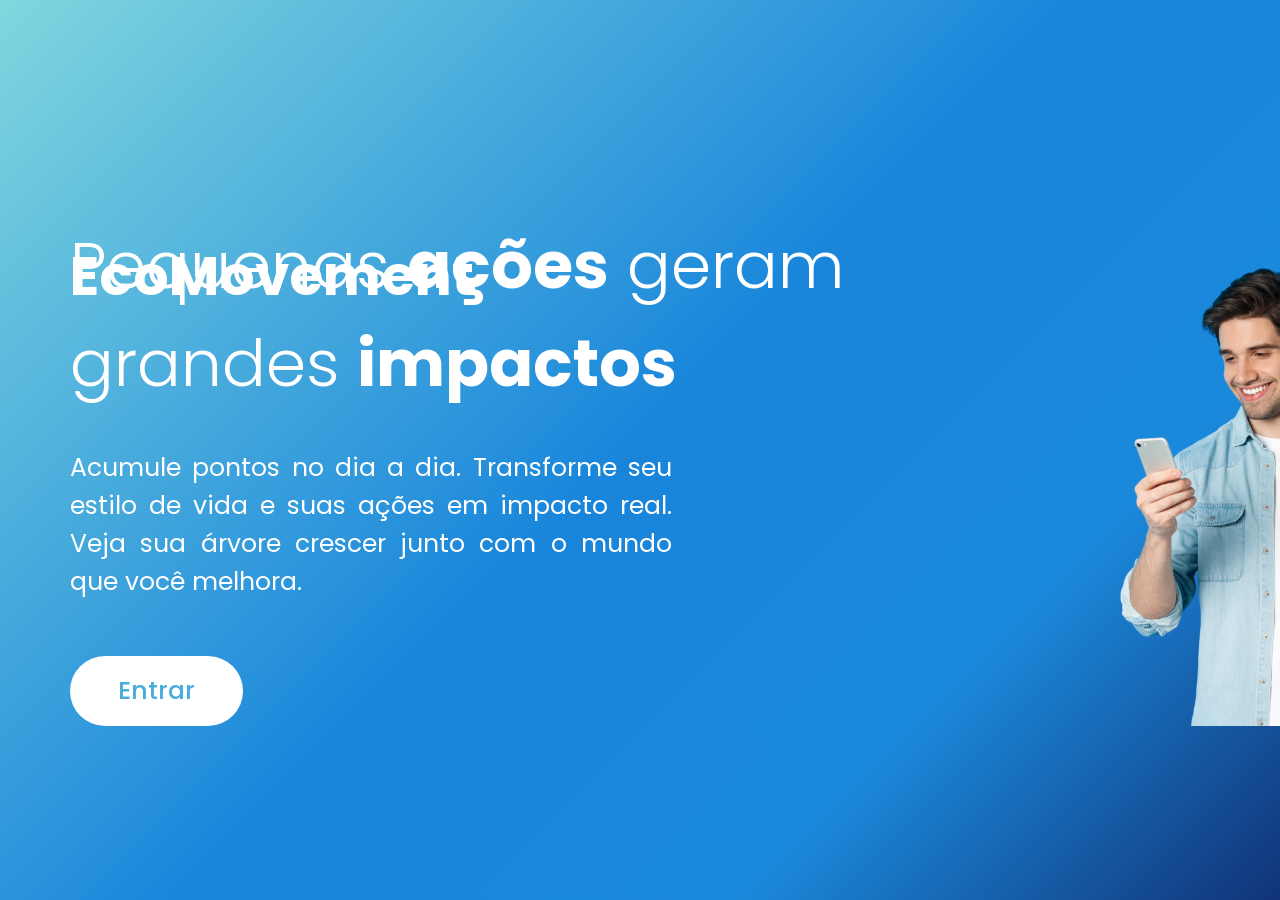
<file: index.html>
<!doctype html>
<html lang="pt-BR">
  <head>
    <meta charset="UTF-8" />
    <meta name="viewport" content="width=device-width, initial-scale=1.0" />
    <link rel="preconnect" href="https://fonts.googleapis.com" />
    <link rel="preconnect" href="https://fonts.gstatic.com" crossorigin />
    <link
      href="https://fonts.googleapis.com/css2?family=Poppins:ital,wght@0,100;0,200;0,300;0,400;0,500;0,600;0,700;0,800;0,900;1,100;1,200;1,300;1,400;1,500;1,600;1,700;1,800;1,900&display=swap"
      rel="stylesheet"
    />

    <link rel="stylesheet" href="css/style.css" />
    <title>EcoMovement</title>
  </head>
  <body>
    <header class="secao-principal">
      <div class="caixa">
        <h1 class="logo">EcoMovement</h1>

        <div class="area-principal">
          <section class="conteudo-principal">
            <h2 class="titulo">
              Pequenas <strong>ações</strong> geram<br />
              grandes <strong>impactos</strong>
            </h2>
            <p class="descricao">
              Acumule pontos no dia a dia. Transforme seu estilo de vida e suas
              ações em impacto real. Veja sua árvore crescer junto com o mundo
              que você melhora.
            </p>
            <a href="pages/inicio.html" class="botao-principal">Entrar</a>
          </section>

          <figure class="imagem-principal">
            <img
              src="img/imagem inicio.png"
              alt="Pessoa utilizando celular e segurando cartão"
            />
          </figure>
        </div>
      </div>
    </header>
  </body>
</html>
</file>
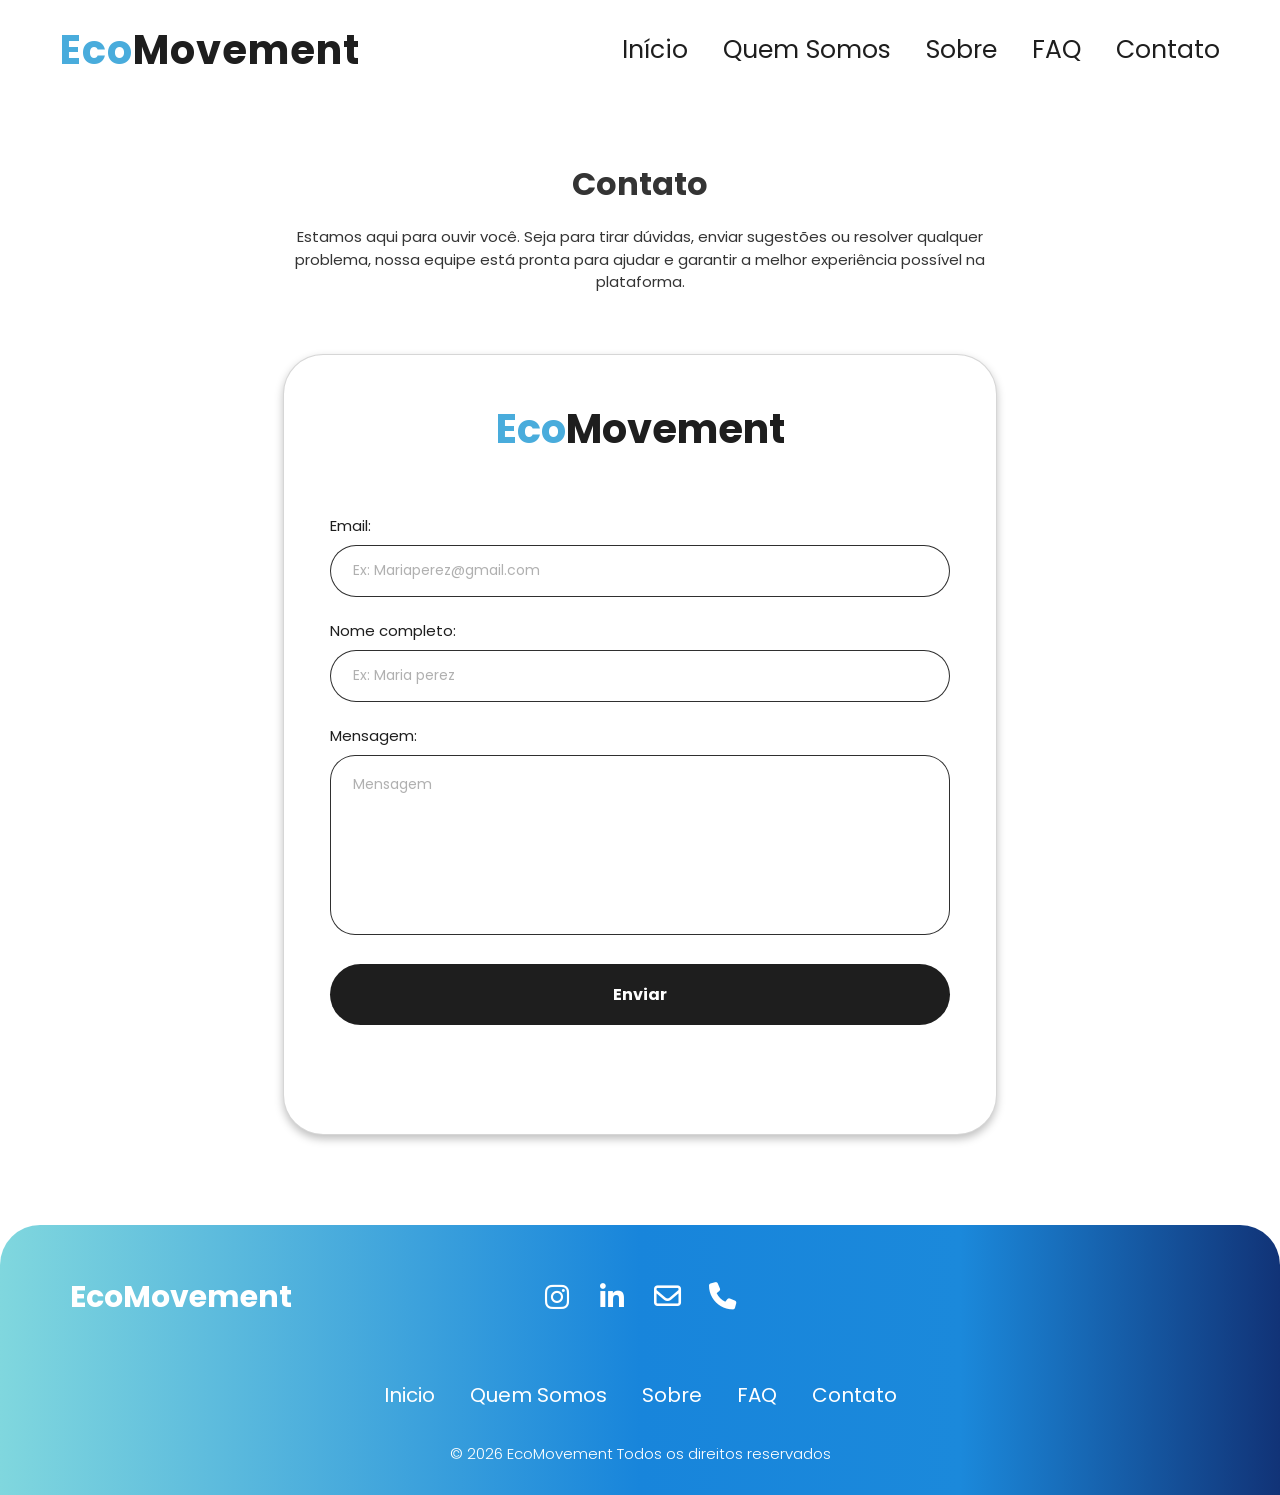
<file: pages/contato.html>
<!doctype html>
<html lang="pt-BR">
  <head>
    <meta charset="UTF-8" />
    <meta name="viewport" content="width=device-width, initial-scale=1.0" />
    <link rel="preconnect" href="https://fonts.googleapis.com" />
    <link rel="preconnect" href="https://fonts.gstatic.com" crossorigin />
    <link
      rel="stylesheet"
      href="https://cdnjs.cloudflare.com/ajax/libs/font-awesome/6.5.2/css/all.min.css"
    />
    <link
      href="https://fonts.googleapis.com/css2?family=Poppins:ital,wght@0,100;0,200;0,300;0,400;0,500;0,600;0,700;0,800;0,900;1,100;1,200;1,300;1,400;1,500;1,600;1,700;1,800;1,900&display=swap"
      rel="stylesheet"
    />

    <link rel="stylesheet" href="../css/style.css" />
    <title>EcoMovement | Contato</title>
  </head>
  <body>
    <header>
      <nav class="navbar">
        <div class="logo-nav">
          <a href="inicio.html">Eco<span>Movement</span></a>
        </div>

        <ul class="link-nav">
          <li><a href="inicio.html">Início</a></li>
          <li><a href="quem-somos.html">Quem Somos</a></li>
          <li><a href="sobre.html">Sobre</a></li>
          <li><a href="faq.html">FAQ</a></li>
          <li><a href="contato.html">Contato</a></li>
        </ul>
      </nav>
    </header>

    <main class="contato-main">
  <section class="contato-intro">
    <h1>Contato</h1>

    <p>
      Estamos aqui para ouvir você. Seja para tirar dúvidas, enviar sugestões ou resolver qualquer
      problema, nossa equipe está pronta para ajudar e garantir a melhor experiência possível na
      plataforma.
    </p>
  </section>

  <section class="contato-card">
    <h2><span>Eco</span>Movement</h2>

    <form>
      <div class="campo-contato">
        <label for="email">Email:</label>
        <input
          type="email"
          id="email"
          name="email"
          placeholder="Ex: Mariaperez@gmail.com"
        />
      </div>

      <div class="campo-contato">
        <label for="nome">Nome completo:</label>
        <input
          type="text"
          id="nome"
          name="nome"
          placeholder="Ex: Maria perez"
        />
      </div>

      <div class="campo-contato">
        <label for="mensagem">Mensagem:</label>
        <textarea
          id="mensagem"
          name="mensagem"
          placeholder="Mensagem"
        ></textarea>
      </div>

      <button type="submit" class="botao-contato">Enviar</button>
    </form>
  </section>
</main>

    <footer class="footer">
      <div class="footer-container">
        <div class="footer-top">
          <h2 class="footer-logo">EcoMovement</h2>

          <div class="footer-social">
            <a href="#" aria-label="Instagram">
              <i class="fa-brands fa-instagram"></i>
            </a>

            <a href="#" aria-label="LinkedIn">
              <i class="fa-brands fa-linkedin-in"></i>
            </a>

            <a href="#" aria-label="E-mail">
              <i class="fa-regular fa-envelope"></i>
            </a>

            <a href="#" aria-label="Telefone">
              <i class="fa-solid fa-phone"></i>
            </a>
          </div>
        </div>

        <nav class="footer-nav" aria-label="Navegação do rodapé">
          <ul>
            <li><a href="inicio.html">Inicio</a></li>
            <li><a href="quem-somos.html">Quem Somos</a></li>
            <li><a href="sobre.html">Sobre</a></li>
            <li><a href="faq.html">FAQ</a></li>
            <li><a href="contato.html">Contato</a></li>
          </ul>
        </nav>

        <div class="footer-copy">
          <p>© 2026 EcoMovement Todos os direitos reservados</p>
        </div>
      </div>
    </footer>
  </body>
</html>
</file>
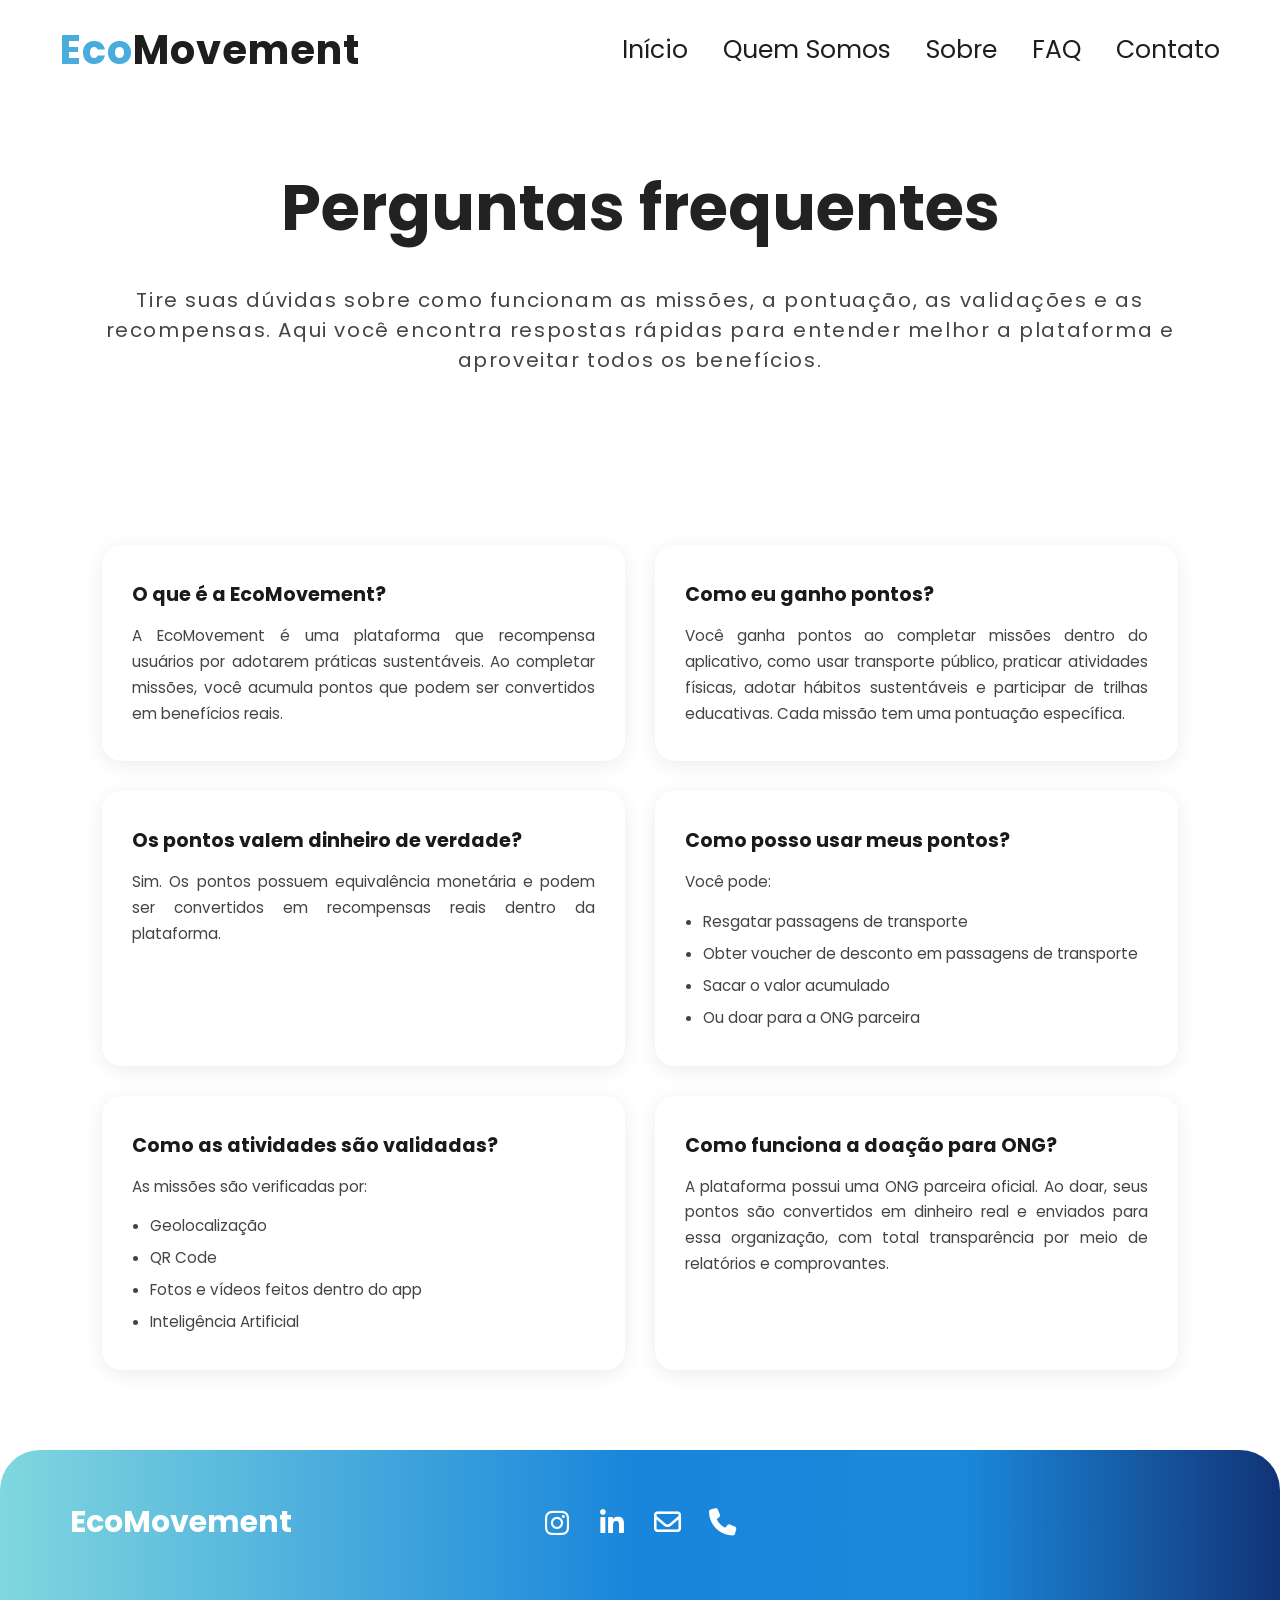
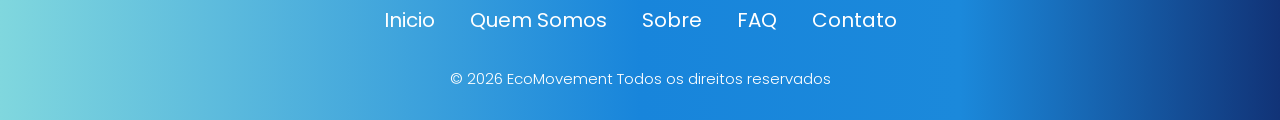
<file: pages/faq.html>
<!doctype html>
<html lang="pt-BR">
  <head>
    <meta charset="UTF-8" />
    <meta name="viewport" content="width=device-width, initial-scale=1.0" />

    <link rel="preconnect" href="https://fonts.googleapis.com" />
    <link rel="preconnect" href="https://fonts.gstatic.com" crossorigin />

    <link
      rel="stylesheet"
      href="https://cdnjs.cloudflare.com/ajax/libs/font-awesome/6.5.2/css/all.min.css"
    />

    <link
      href="https://fonts.googleapis.com/css2?family=Poppins:ital,wght@0,100;0,200;0,300;0,400;0,500;0,600;0,700;0,800;0,900;1,100;1,200;1,300;1,400;1,500;1,600;1,700;1,800;1,900&display=swap"
      rel="stylesheet"
    />

    <link rel="stylesheet" href="../css/style.css" />

    <title>EcoMovement | FAQ</title>
  </head>

  <body>
    <header>
      <nav class="navbar">
        <div class="logo-nav">
          <a href="inicio.html">Eco<span>Movement</span></a>
        </div>

        <ul class="link-nav">
          <li><a href="inicio.html">Início</a></li>
          <li><a href="quem-somos.html">Quem Somos</a></li>
          <li><a href="sobre.html">Sobre</a></li>
          <li><a href="faq.html">FAQ</a></li>
          <li><a href="contato.html">Contato</a></li>
        </ul>
      </nav>
    </header>

    <main>
      <section class="titulo-section">
        <h1 id="titulo-categoria-faq">Perguntas frequentes</h1>

        <p>
          Tire suas dúvidas sobre como funcionam as missões, a pontuação, as
          validações e as recompensas. Aqui você encontra respostas rápidas para
          entender melhor a plataforma e aproveitar todos os benefícios.
        </p>
      </section>

      <section class="faq">
        <div class="faq-grid">
          <article class="card-faq">
            <h3>O que é a EcoMovement?</h3>

            <p>
              A EcoMovement é uma plataforma que recompensa usuários por adotarem
              práticas sustentáveis. Ao completar missões, você acumula pontos
              que podem ser convertidos em benefícios reais.
            </p>
          </article>

          <article class="card-faq">
            <h3>Como eu ganho pontos?</h3>

            <p>
              Você ganha pontos ao completar missões dentro do aplicativo, como
              usar transporte público, praticar atividades físicas, adotar
              hábitos sustentáveis e participar de trilhas educativas. Cada
              missão tem uma pontuação específica.
            </p>
          </article>

          <article class="card-faq">
            <h3>Os pontos valem dinheiro de verdade?</h3>

            <p>
              Sim. Os pontos possuem equivalência monetária e podem ser
              convertidos em recompensas reais dentro da plataforma.
            </p>
          </article>

          <article class="card-faq">
            <h3>Como posso usar meus pontos?</h3>

            <p>Você pode:</p>

            <ul>
              <li>Resgatar passagens de transporte</li>
              <li>Obter voucher de desconto em passagens de transporte</li>
              <li>Sacar o valor acumulado</li>
              <li>Ou doar para a ONG parceira</li>
            </ul>
          </article>

          <article class="card-faq">
            <h3>Como as atividades são validadas?</h3>

            <p>As missões são verificadas por:</p>

            <ul>
              <li>Geolocalização</li>
              <li>QR Code</li>
              <li>Fotos e vídeos feitos dentro do app</li>
              <li>Inteligência Artificial</li>
            </ul>
          </article>

          <article class="card-faq">
            <h3>Como funciona a doação para ONG?</h3>

            <p>
              A plataforma possui uma ONG parceira oficial. Ao doar, seus pontos
              são convertidos em dinheiro real e enviados para essa organização,
              com total transparência por meio de relatórios e comprovantes.
            </p>
          </article>
        </div>
      </section>
    </main>

    <footer class="footer">
      <div class="footer-container">
        <div class="footer-top">
          <h2 class="footer-logo">EcoMovement</h2>

          <div class="footer-social">
            <a href="#" aria-label="Instagram">
              <i class="fa-brands fa-instagram"></i>
            </a>

            <a href="#" aria-label="LinkedIn">
              <i class="fa-brands fa-linkedin-in"></i>
            </a>

            <a href="#" aria-label="E-mail">
              <i class="fa-regular fa-envelope"></i>
            </a>

            <a href="#" aria-label="Telefone">
              <i class="fa-solid fa-phone"></i>
            </a>
          </div>
        </div>

        <nav class="footer-nav" aria-label="Navegação do rodapé">
          <ul>
            <li><a href="inicio.html">Inicio</a></li>
            <li><a href="quem-somos.html">Quem Somos</a></li>
            <li><a href="sobre.html">Sobre</a></li>
            <li><a href="faq.html">FAQ</a></li>
            <li><a href="contato.html">Contato</a></li>
          </ul>
        </nav>

        <div class="footer-copy">
          <p>© 2026 EcoMovement Todos os direitos reservados</p>
        </div>
      </div>
    </footer>
  </body>
</html>
</file>
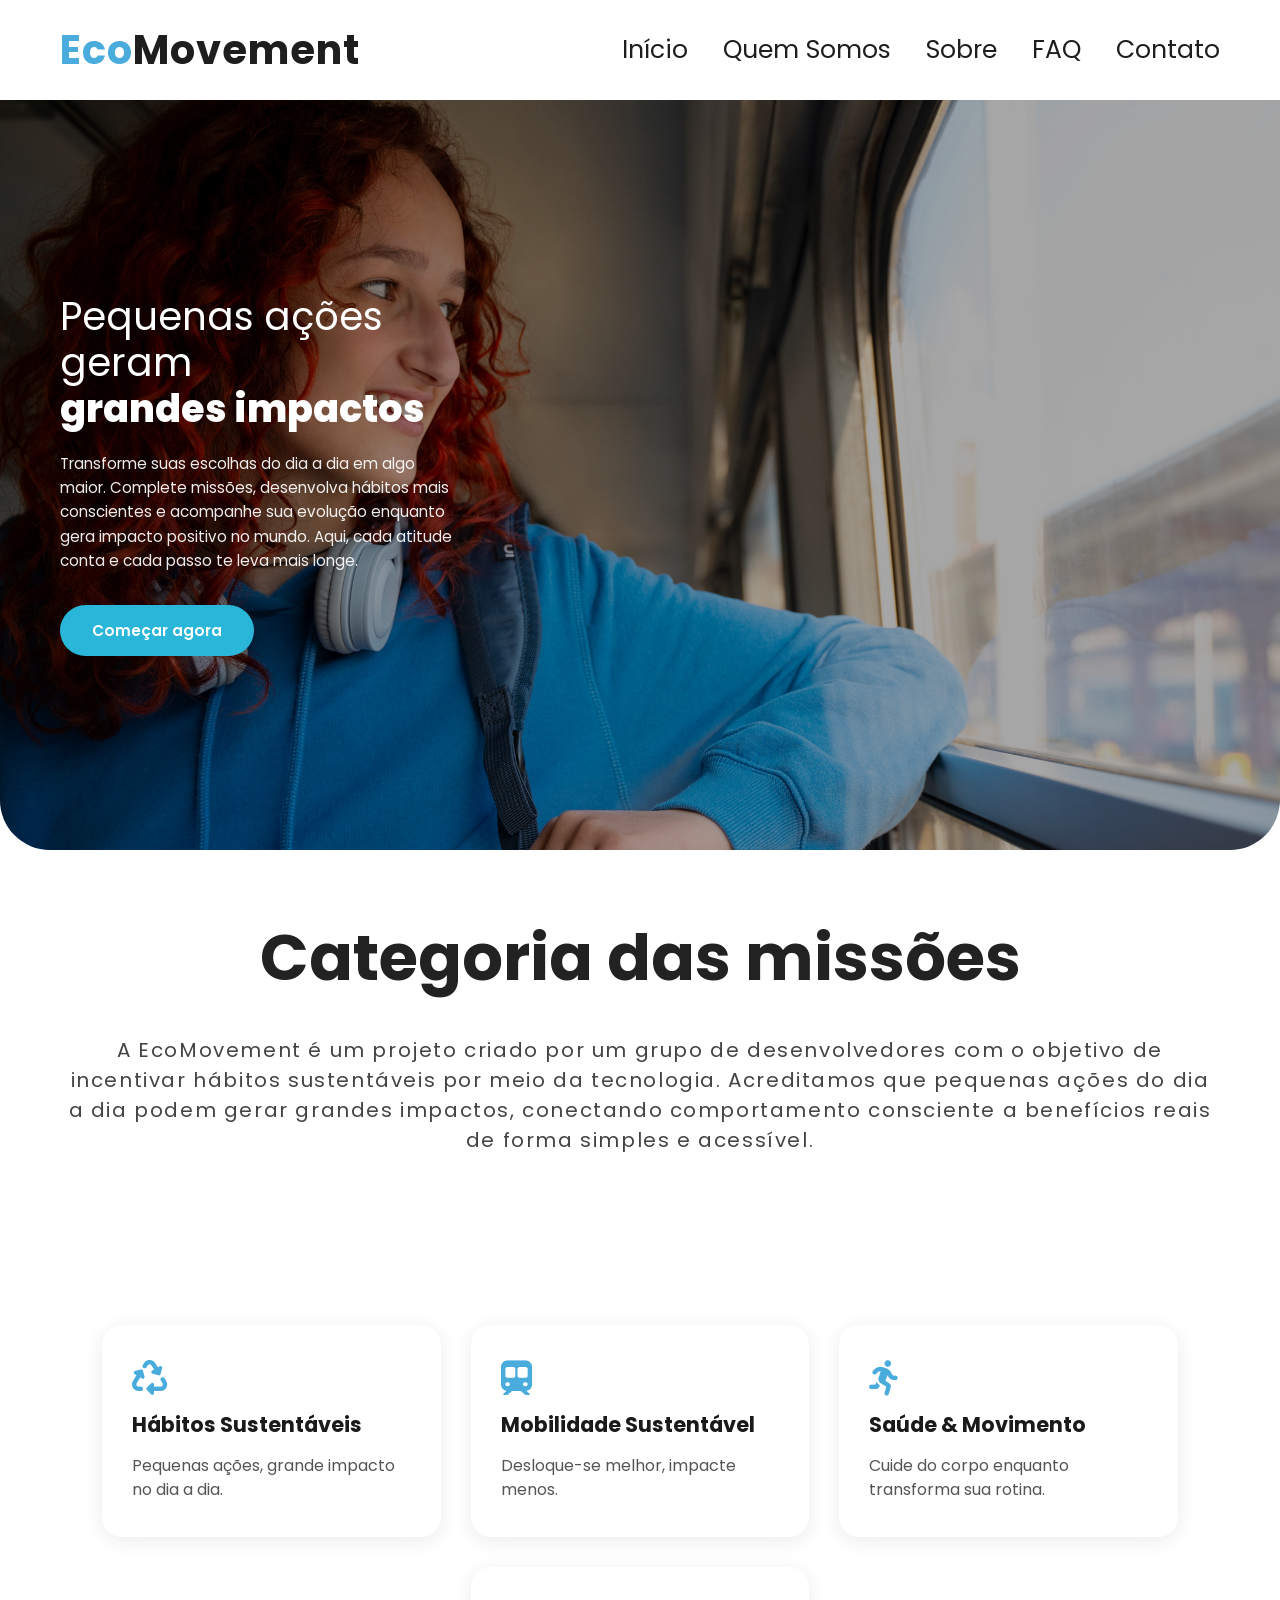
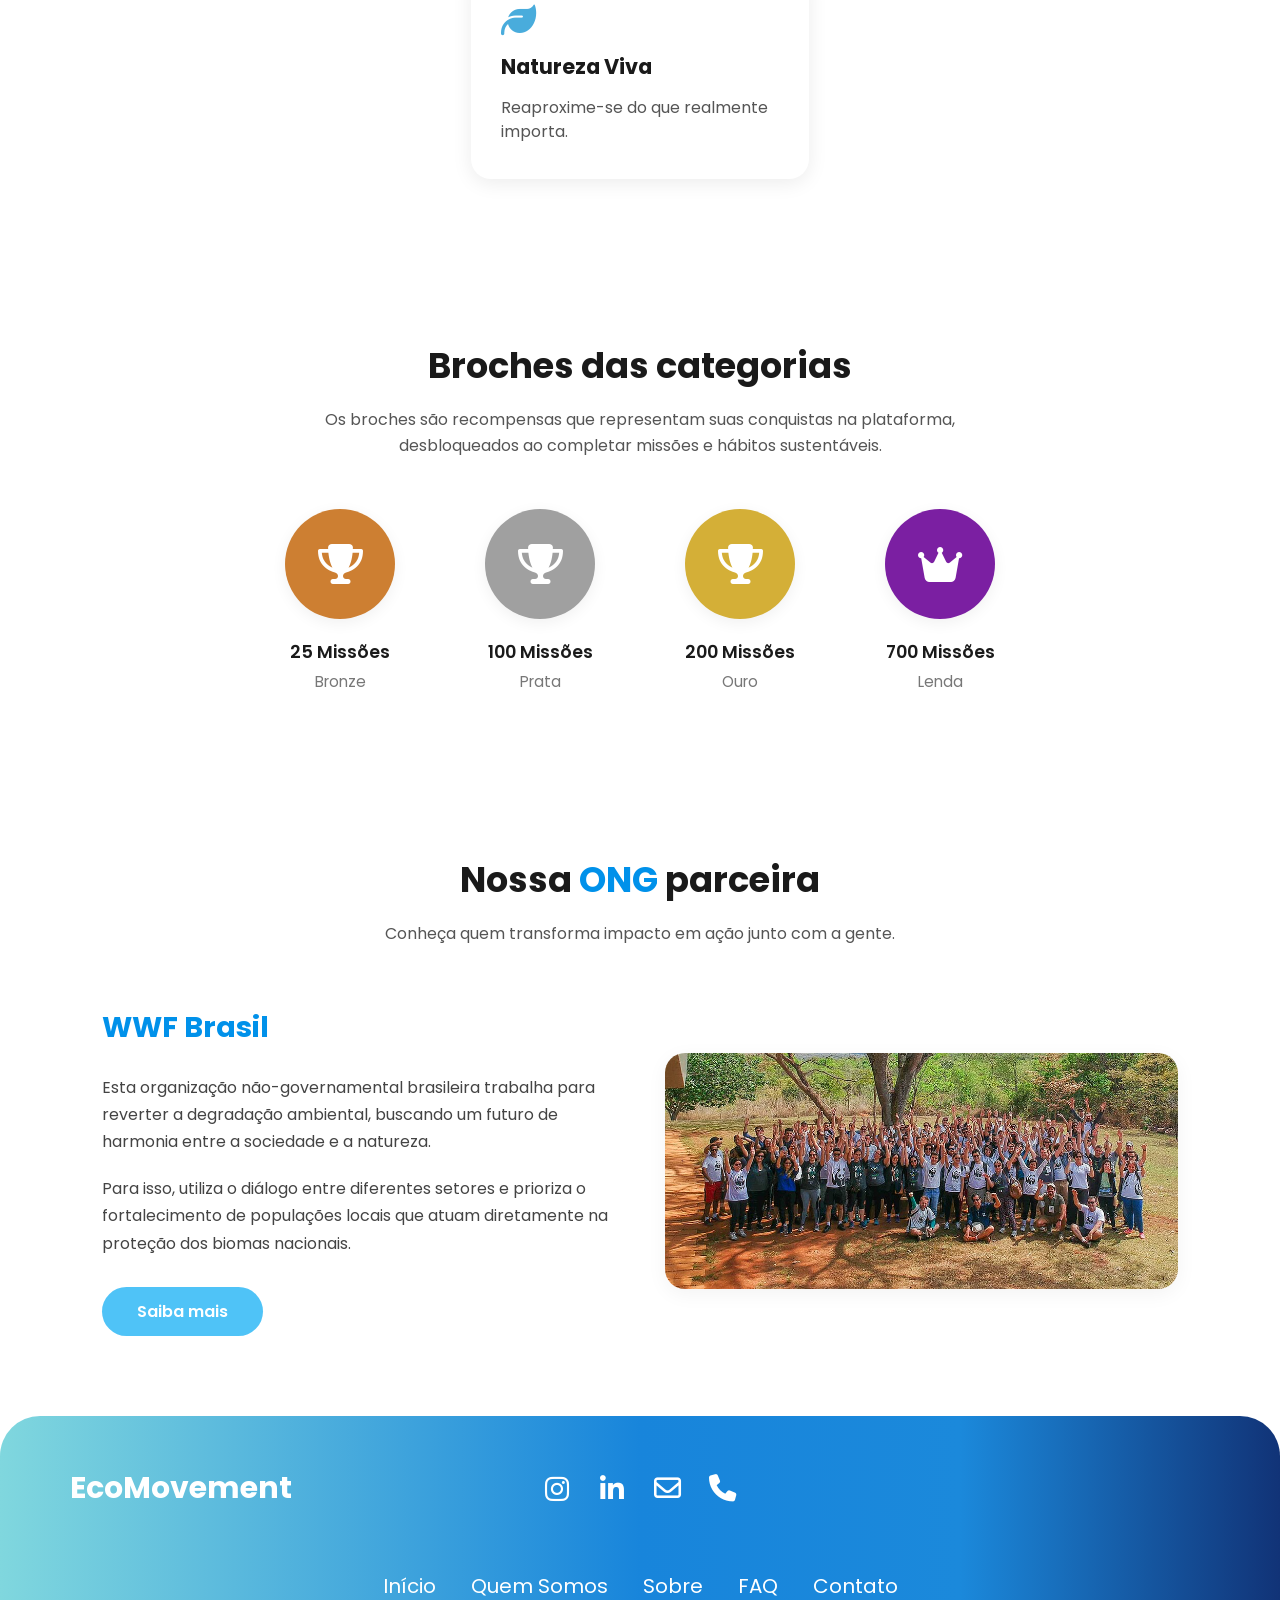
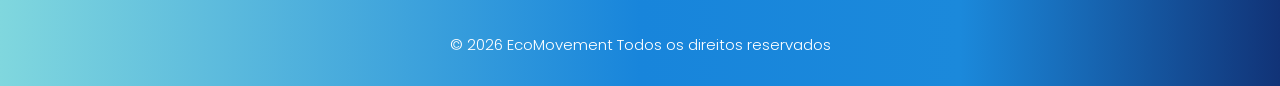
<file: pages/inicio.html>
<!doctype html>
<html lang="pt-BR">
  <head>
    <meta charset="UTF-8" />
    <meta name="viewport" content="width=device-width, initial-scale=1.0" />

    <link rel="preconnect" href="https://fonts.googleapis.com" />
    <link rel="preconnect" href="https://fonts.gstatic.com" crossorigin />

    <link
      rel="stylesheet"
      href="https://cdnjs.cloudflare.com/ajax/libs/font-awesome/6.5.2/css/all.min.css"
    />

    <link
      href="https://fonts.googleapis.com/css2?family=Poppins:ital,wght@0,100;0,200;0,300;0,400;0,500;0,600;0,700;0,800;0,900;1,100;1,200;1,300;1,400;1,500;1,600;1,700;1,800;1,900&display=swap"
      rel="stylesheet"
    />

    <link rel="stylesheet" href="../css/style.css" />

    <title>EcoMovement | Início</title>
  </head>

  <body>
    <header>
      <nav class="navbar">
        <div class="logo-nav">
          <a href="inicio.html">Eco<span>Movement</span></a>
        </div>

        <ul class="link-nav">
          <li><a href="inicio.html">Início</a></li>
          <li><a href="quem-somos.html">Quem Somos</a></li>
          <li><a href="sobre.html">Sobre</a></li>
          <li><a href="faq.html">FAQ</a></li>
          <li><a href="contato.html">Contato</a></li>
        </ul>
      </nav>
    </header>

    <main>
      <section class="hero">
        <div class="hero-content">
          <h1>
            Pequenas ações geram
            <strong>grandes impactos</strong>
          </h1>

          <p>
            Transforme suas escolhas do dia a dia em algo maior. Complete
            missões, desenvolva hábitos mais conscientes e acompanhe sua
            evolução enquanto gera impacto positivo no mundo. Aqui, cada atitude
            conta e cada passo te leva mais longe.
          </p>

          <a href="sobre.html" class="btn-hero">Começar agora</a>
        </div>
      </section>

      <section class="titulo-section">
        <h2 id="titulo-categorias-missoes">Categoria das missões</h2>

        <p>
          A EcoMovement é um projeto criado por um grupo de desenvolvedores com
          o objetivo de incentivar hábitos sustentáveis por meio da tecnologia.
          Acreditamos que pequenas ações do dia a dia podem gerar grandes
          impactos, conectando comportamento consciente a benefícios reais de
          forma simples e acessível.
        </p>
      </section>

      <section class="categorias">
        <div class="categorias-grid">
          <article class="card-categoria">
            <i class="fa-solid fa-recycle"></i>
            <h2>Hábitos Sustentáveis</h2>
            <p>Pequenas ações, grande impacto no dia a dia.</p>
          </article>

          <article class="card-categoria">
            <i class="fa-solid fa-train-subway"></i>
            <h2>Mobilidade Sustentável</h2>
            <p>Desloque-se melhor, impacte menos.</p>
          </article>

          <article class="card-categoria">
            <i class="fa-solid fa-person-running"></i>
            <h2>Saúde & Movimento</h2>
            <p>Cuide do corpo enquanto transforma sua rotina.</p>
          </article>

          <article class="card-categoria">
            <i class="fa-solid fa-leaf"></i>
            <h2>Natureza Viva</h2>
            <p>Reaproxime-se do que realmente importa.</p>
          </article>
        </div>
      </section>

      <section class="broches-section">
        <div class="titulo-section-menor">
          <h2>Broches das categorias</h2>

          <p>
            Os broches são recompensas que representam suas conquistas na
            plataforma, desbloqueados ao completar missões e hábitos
            sustentáveis.
          </p>
        </div>

        <ul class="broches-lista">
          <li class="card-broche">
            <i class="fa-solid fa-trophy icone-broche bronze" aria-hidden="true"></i>
            <h3>25 Missões</h3>
            <span class="nivel-broche">Bronze</span>
          </li>

          <li class="card-broche">
            <i class="fa-solid fa-trophy icone-broche prata" aria-hidden="true"></i>
            <h3>100 Missões</h3>
            <span class="nivel-broche">Prata</span>
          </li>

          <li class="card-broche">
            <i class="fa-solid fa-trophy icone-broche ouro" aria-hidden="true"></i>
            <h3>200 Missões</h3>
            <span class="nivel-broche">Ouro</span>
          </li>

          <li class="card-broche">
            <i class="fa-solid fa-crown icone-broche lenda" aria-hidden="true"></i>
            <h3>700 Missões</h3>
            <span class="nivel-broche">Lenda</span>
          </li>
        </ul>
      </section>

      <section class="ong-section">
        <div class="ong-titulo-container">
          <h2>Nossa <span class="destaque-azul">ONG</span> parceira</h2>
          <p>Conheça quem transforma impacto em ação junto com a gente.</p>
        </div>

        <div class="ong-conteudo-flex">
          <article class="ong-texto-bloco">
            <h3>WWF Brasil</h3>

            <p>
              Esta organização não-governamental brasileira trabalha para
              reverter a degradação ambiental, buscando um futuro de harmonia
              entre a sociedade e a natureza.
            </p>

            <p>
              Para isso, utiliza o diálogo entre diferentes setores e prioriza o
              fortalecimento de populações locais que atuam diretamente na
              proteção dos biomas nacionais.
            </p>

            <a href="#" class="btn-saiba-mais">Saiba mais</a>
          </article>

          <figure class="ong-imagem-bloco">
            <img
              src="../img/wwf-brasil.png"
              alt="Grupo de voluntários da WWF Brasil reunidos em campo sorrindo para a foto"
            />
          </figure>
        </div>
      </section>
    </main>

    <footer class="footer">
      <div class="footer-container">
        <div class="footer-top">
          <h2 class="footer-logo">EcoMovement</h2>

          <div class="footer-social">
            <a href="#" aria-label="Instagram">
              <i class="fa-brands fa-instagram"></i>
            </a>

            <a href="#" aria-label="LinkedIn">
              <i class="fa-brands fa-linkedin-in"></i>
            </a>

            <a href="#" aria-label="E-mail">
              <i class="fa-regular fa-envelope"></i>
            </a>

            <a href="#" aria-label="Telefone">
              <i class="fa-solid fa-phone"></i>
            </a>
          </div>
        </div>

        <nav class="footer-nav" aria-label="Navegação do rodapé">
          <ul>
            <li><a href="inicio.html">Início</a></li>
            <li><a href="quem-somos.html">Quem Somos</a></li>
            <li><a href="sobre.html">Sobre</a></li>
            <li><a href="faq.html">FAQ</a></li>
            <li><a href="contato.html">Contato</a></li>
          </ul>
        </nav>

        <div class="footer-copy">
          <p>© 2026 EcoMovement Todos os direitos reservados</p>
        </div>
      </div>
    </footer>
  </body>
</html>
</file>
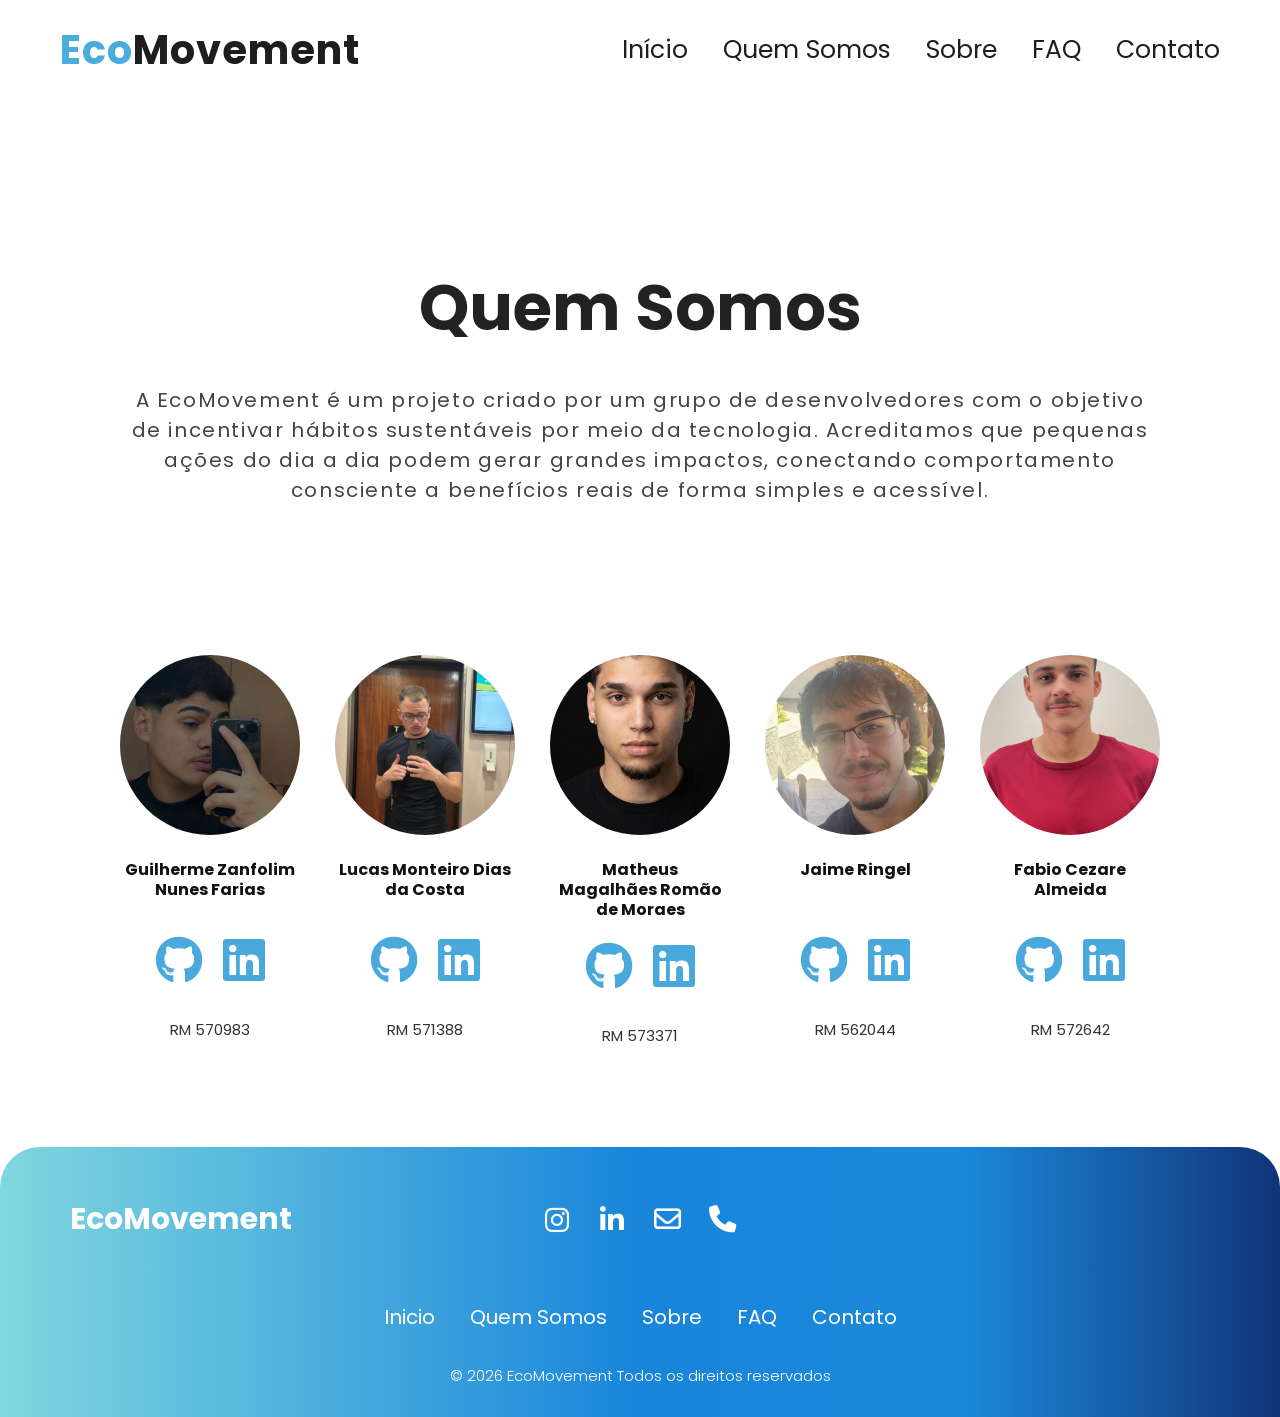
<file: pages/quem-somos.html>
<!doctype html>
<html lang="pt-BR">
  <head>
    <meta charset="UTF-8" />
    <meta name="viewport" content="width=device-width, initial-scale=1.0" />
    <link rel="preconnect" href="https://fonts.googleapis.com" />
    <link rel="preconnect" href="https://fonts.gstatic.com" crossorigin />
    <link
      rel="stylesheet"
      href="https://cdnjs.cloudflare.com/ajax/libs/font-awesome/6.5.2/css/all.min.css"
    />
    <link
      href="https://fonts.googleapis.com/css2?family=Poppins:ital,wght@0,100;0,200;0,300;0,400;0,500;0,600;0,700;0,800;0,900;1,100;1,200;1,300;1,400;1,500;1,600;1,700;1,800;1,900&display=swap"
      rel="stylesheet"
    />
    <link rel="stylesheet" href="../css/style.css" />
    <title>EcoMovement | Quem Somos</title>
  </head>
  <body>
    <header>
      <nav class="navbar">
        <div class="logo-nav">
          <a href="inicio.html">Eco<span>Movement</span></a>
        </div>
        <ul class="link-nav">
          <li><a href="inicio.html">Início</a></li>
          <li><a href="quem-somos.html">Quem Somos</a></li>
          <li><a href="sobre.html">Sobre</a></li>
          <li><a href="faq.html">FAQ</a></li>
          <li><a href="contato.html">Contato</a></li>
        </ul>
      </nav>
    </header>

    <main>
      <section class="quem-somos" aria-labelledby="titulo-quem-somos">
  <div class="titulo-section">
    <h1 id="titulo-quem-somos">Quem Somos</h1>
    <p>
      A EcoMovement é um projeto criado por um grupo de desenvolvedores
      com o objetivo de incentivar hábitos sustentáveis por meio da
      tecnologia. Acreditamos que pequenas ações do dia a dia podem gerar
      grandes impactos, conectando comportamento consciente a benefícios
      reais de forma simples e acessível.
    </p>
  </div>

  <div class="integrantes-grid">
    <article class="usuario">
      <figure>
        <img
          src="../img/image.png"
          alt="Foto de Guilherme Zanfolim Nunes Farias"
        />
      </figure>
      <div class="info-usuario">
        <h2>Guilherme Zanfolim Nunes Farias</h2>
        <nav class="redes" aria-label="Redes sociais de Guilherme">
          <a
            href="https://github.com/zanfolim07"
            target="_blank"
            aria-label="GitHub de Guilherme"
          >
            <i class="fa-brands fa-github"></i>
          </a>
          <a
            href="https://www.linkedin.com/in/guilherme-zanfolim-202865315/"
            target="_blank"
            aria-label="LinkedIn de Guilherme"
          >
            <i class="fa-brands fa-linkedin"></i>
          </a>
        </nav>
        <p>RM 570983</p>
      </div>
    </article>

    <article class="usuario">
      <figure>
        <img
          src="../img/imageLuc.jpg"
          alt="Foto de Lucas Monteiro Dias da Costa"
        />
      </figure>
      <div class="info-usuario">
        <h2>Lucas Monteiro Dias da Costa</h2>
        <nav class="redes" aria-label="Redes sociais de Lucas">
          <a
            href="https://github.com/monteiroo5"
            target="_blank"
            aria-label="GitHub de Lucas"
          >
            <i class="fa-brands fa-github"></i>
          </a>
          <a
            href="https://www.linkedin.com/in/lucas-monteiro-1110703b5"
            target="_blank"
            aria-label="LinkedIn de Lucas"
          >
            <i class="fa-brands fa-linkedin"></i>
          </a>
        </nav>
        <p>RM 571388</p>
      </div>
    </article>

    <article class="usuario">
      <figure>
        <img
          src="../img/matheus_perfil.jpg"
          alt="Foto de Matheus Magalhães Romão de Moraes"
        />
      </figure>
      <div class="info-usuario">
        <h2>Matheus Magalhães Romão de Moraes</h2>
        <nav class="redes" aria-label="Redes sociais de Matheus">
          <a
            href="https://github.com/MagalhaesMatheus007"
            target="_blank"
            aria-label="GitHub de Matheus"
          >
            <i class="fa-brands fa-github"></i>
          </a>
          <a
            href="https://www.linkedin.com/in/matheus-magalh%C3%A3es-ti"
            target="_blank"
            aria-label="LinkedIn de Matheus"
          >
            <i class="fa-brands fa-linkedin"></i>
          </a>
        </nav>
        <p>RM 573371</p>
      </div>
    </article>

    <article class="usuario">
      <figure>
        <img src="../img/jaimeFotoPerfil.jpeg" alt="Foto de Jaime Ringel" />
      </figure>
      <div class="info-usuario">
        <h2>Jaime Ringel</h2>
        <nav class="redes" aria-label="Redes sociais de Jaime">
          <a
            href="https://github.com/jaimeringel004"
            target="_blank"
            aria-label="GitHub de Jaime"
          >
            <i class="fa-brands fa-github"></i>
          </a>
          <a
            href="https://www.linkedin.com/in/jaime-ringel-1060bb402"
            target="_blank"
            aria-label="LinkedIn de Jaime"
          >
            <i class="fa-brands fa-linkedin"></i>
          </a>
        </nav>
        <p>RM 562044</p>
      </div>
    </article>

    <article class="usuario">
      <figure>
        <img
          src="../img/fabio_perfil.jpeg"
          alt="Foto de Fabio Cezare Almeida"
        />
      </figure>
      <div class="info-usuario">
        <h2>Fabio Cezare Almeida</h2>
        <nav class="redes" aria-label="Redes sociais de Fabio">
          <a
            href="https://github.com/FabioCAlmeida"
            target="_blank"
            aria-label="GitHub de Fabio"
          >
            <i class="fa-brands fa-github"></i>
          </a>
          <a
            href="https://www.linkedin.com/in/fabio-cezare-almeida-4b448a408"
            target="_blank"
            aria-label="LinkedIn de Fabio"
          >
            <i class="fa-brands fa-linkedin"></i>
          </a>
        </nav>
        <p>RM 572642</p>
      </div>
    </article>
  </div>

</section>
    </main>

    <footer class="footer">
      <div class="footer-container">
        <div class="footer-top">
          <h2 class="footer-logo">EcoMovement</h2>
          <div class="footer-social">
            <a href="#" aria-label="Instagram"
              ><i class="fa-brands fa-instagram"></i
            ></a>
            <a href="#" aria-label="LinkedIn"
              ><i class="fa-brands fa-linkedin-in"></i
            ></a>
            <a href="#" aria-label="E-mail"
              ><i class="fa-regular fa-envelope"></i
            ></a>
            <a href="#" aria-label="Telefone"
              ><i class="fa-solid fa-phone"></i
            ></a>
          </div>
        </div>
        <nav class="footer-nav" aria-label="Navegação do rodapé">
          <ul>
            <li><a href="inicio.html">Inicio</a></li>
            <li><a href="quem-somos.html">Quem Somos</a></li>
            <li><a href="sobre.html">Sobre</a></li>
            <li><a href="faq.html">FAQ</a></li>
            <li><a href="contato.html">Contato</a></li>
          </ul>
        </nav>
        <div class="footer-copy">
          <p>© 2026 EcoMovement Todos os direitos reservados</p>
        </div>
      </div>
    </footer>
  </body>
</html>
</file>
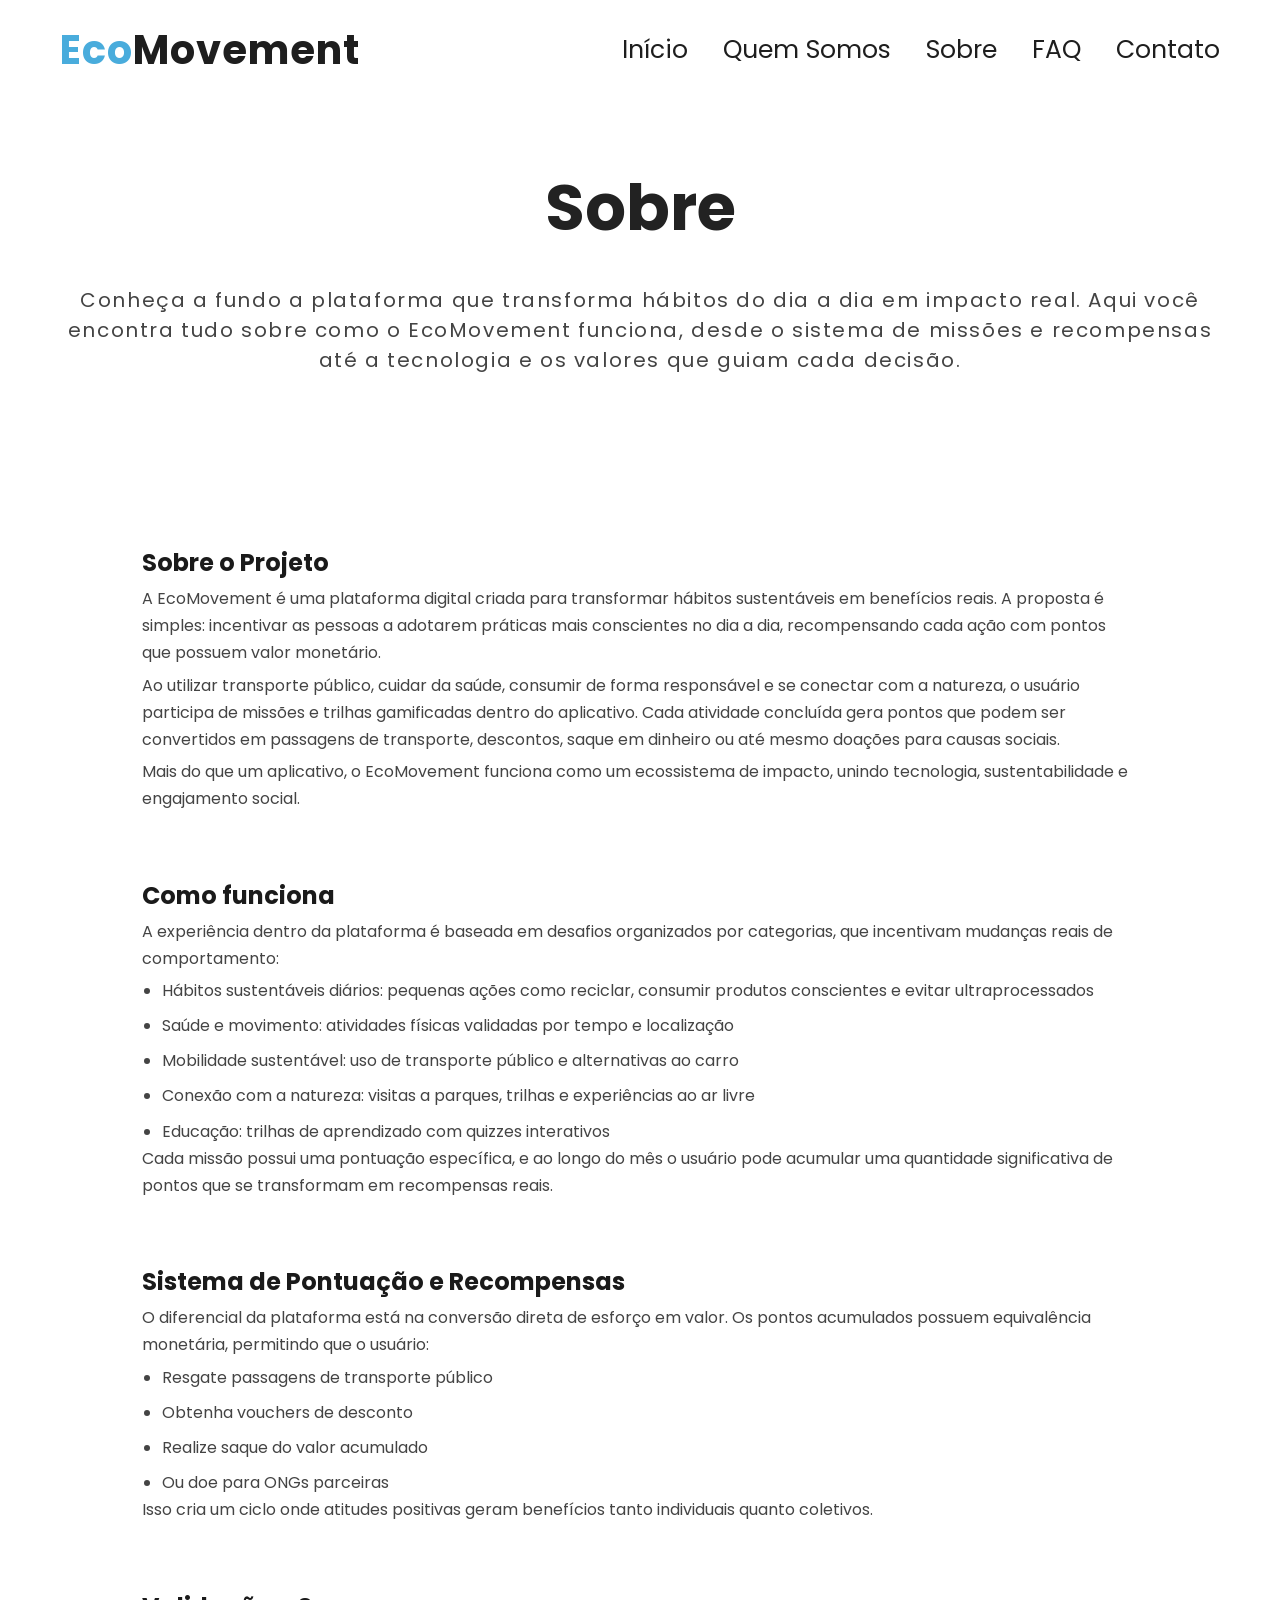
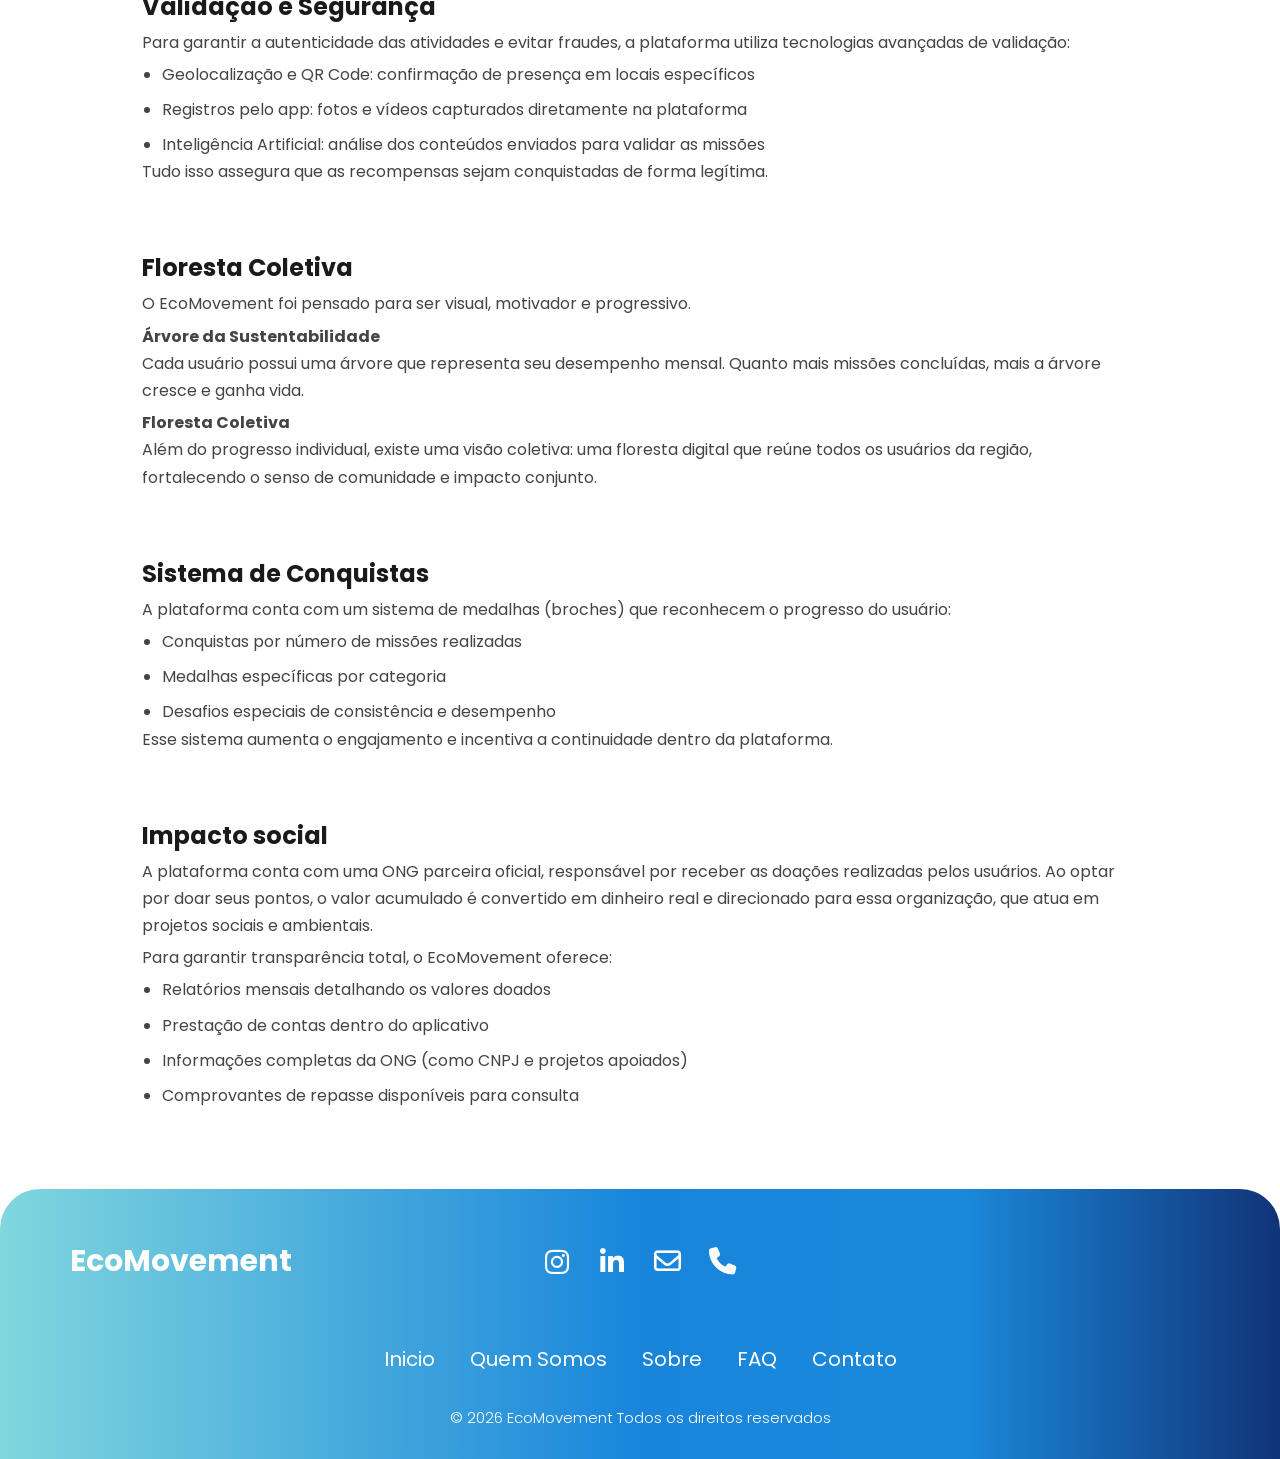
<file: pages/sobre.html>
<!doctype html>
<html lang="pt-BR">

<head>
  <meta charset="UTF-8" />
  <meta name="viewport" content="width=device-width, initial-scale=1.0" />

  <link rel="preconnect" href="https://fonts.googleapis.com" />
  <link rel="preconnect" href="https://fonts.gstatic.com" crossorigin />

  <link
    rel="stylesheet"
    href="https://cdnjs.cloudflare.com/ajax/libs/font-awesome/6.5.2/css/all.min.css"
  />

  <link
    href="https://fonts.googleapis.com/css2?family=Poppins:ital,wght@0,100;0,200;0,300;0,400;0,500;0,600;0,700;0,800;0,900;1,100;1,200;1,300;1,400;1,500;1,600;1,700;1,800;1,900&display=swap"
    rel="stylesheet"
  />

  <link rel="stylesheet" href="../css/style.css" />

  <title>EcoMovement | Sobre</title>
</head>

<body>

  <header>

    <nav class="navbar">

      <div class="logo-nav">
        <a href="inicio.html">Eco<span>Movement</span></a>
      </div>

      <ul class="link-nav">
        <li><a href="inicio.html">Início</a></li>
        <li><a href="quem-somos.html">Quem Somos</a></li>
        <li><a href="sobre.html">Sobre</a></li>
        <li><a href="faq.html">FAQ</a></li>
        <li><a href="contato.html">Contato</a></li>
      </ul>

    </nav>

  </header>

  <main>

    <section class="titulo-section">

      <h1 id="titulo-categoria-sobre">Sobre</h1>

      <p>
        Conheça a fundo a plataforma que transforma hábitos do dia a dia em
        impacto real. Aqui você encontra tudo sobre como o EcoMovement funciona,
        desde o sistema de missões e recompensas até a tecnologia e os valores
        que guiam cada decisão.
      </p>

    </section>

    <section class="sobre-conteudo">

      <article class="sobre-bloco">

        <h2>Sobre o Projeto</h2>

        <p>
          A EcoMovement é uma plataforma digital criada para transformar hábitos
          sustentáveis em benefícios reais. A proposta é simples: incentivar as
          pessoas a adotarem práticas mais conscientes no dia a dia,
          recompensando cada ação com pontos que possuem valor monetário.
        </p>

        <p>
          Ao utilizar transporte público, cuidar da saúde, consumir de forma
          responsável e se conectar com a natureza, o usuário participa de
          missões e trilhas gamificadas dentro do aplicativo. Cada atividade
          concluída gera pontos que podem ser convertidos em passagens de
          transporte, descontos, saque em dinheiro ou até mesmo doações para
          causas sociais.
        </p>

        <p>
          Mais do que um aplicativo, o EcoMovement funciona como um ecossistema
          de impacto, unindo tecnologia, sustentabilidade e engajamento social.
        </p>

      </article>

      <article class="sobre-bloco">

        <h2>Como funciona</h2>

        <p>
          A experiência dentro da plataforma é baseada em desafios organizados
          por categorias, que incentivam mudanças reais de comportamento:
        </p>

        <ul>
          <li>
            Hábitos sustentáveis diários: pequenas ações como reciclar, consumir
            produtos conscientes e evitar ultraprocessados
          </li>

          <li>
            Saúde e movimento: atividades físicas validadas por tempo e
            localização
          </li>

          <li>
            Mobilidade sustentável: uso de transporte público e alternativas ao
            carro
          </li>

          <li>
            Conexão com a natureza: visitas a parques, trilhas e experiências ao
            ar livre
          </li>

          <li>
            Educação: trilhas de aprendizado com quizzes interativos
          </li>
        </ul>

        <p>
          Cada missão possui uma pontuação específica, e ao longo do mês o
          usuário pode acumular uma quantidade significativa de pontos que se
          transformam em recompensas reais.
        </p>

      </article>

      <article class="sobre-bloco">

        <h2>Sistema de Pontuação e Recompensas</h2>

        <p>
          O diferencial da plataforma está na conversão direta de esforço em
          valor. Os pontos acumulados possuem equivalência monetária, permitindo
          que o usuário:
        </p>

        <ul>
          <li>Resgate passagens de transporte público</li>
          <li>Obtenha vouchers de desconto</li>
          <li>Realize saque do valor acumulado</li>
          <li>Ou doe para ONGs parceiras</li>
        </ul>

        <p>
          Isso cria um ciclo onde atitudes positivas geram benefícios tanto
          individuais quanto coletivos.
        </p>

      </article>

      <article class="sobre-bloco">

        <h2>Validação e Segurança</h2>

        <p>
          Para garantir a autenticidade das atividades e evitar fraudes, a
          plataforma utiliza tecnologias avançadas de validação:
        </p>

        <ul>
          <li>
            Geolocalização e QR Code: confirmação de presença em locais
            específicos
          </li>

          <li>
            Registros pelo app: fotos e vídeos capturados diretamente na
            plataforma
          </li>

          <li>
            Inteligência Artificial: análise dos conteúdos enviados para validar
            as missões
          </li>
        </ul>

        <p>
          Tudo isso assegura que as recompensas sejam conquistadas de forma
          legítima.
        </p>

      </article>

      <article class="sobre-bloco">

        <h2>Floresta Coletiva</h2>

        <p>
          O EcoMovement foi pensado para ser visual, motivador e progressivo.
        </p>

        <p>
          <strong>Árvore da Sustentabilidade</strong><br />
          Cada usuário possui uma árvore que representa seu desempenho mensal.
          Quanto mais missões concluídas, mais a árvore cresce e ganha vida.
        </p>

        <p>
          <strong>Floresta Coletiva</strong><br />
          Além do progresso individual, existe uma visão coletiva: uma floresta
          digital que reúne todos os usuários da região, fortalecendo o senso de
          comunidade e impacto conjunto.
        </p>

      </article>

      <article class="sobre-bloco">

        <h2>Sistema de Conquistas</h2>

        <p>
          A plataforma conta com um sistema de medalhas (broches) que reconhecem
          o progresso do usuário:
        </p>

        <ul>
          <li>Conquistas por número de missões realizadas</li>
          <li>Medalhas específicas por categoria</li>
          <li>Desafios especiais de consistência e desempenho</li>
        </ul>

        <p>
          Esse sistema aumenta o engajamento e incentiva a continuidade dentro
          da plataforma.
        </p>

      </article>

      <article class="sobre-bloco">

        <h2>Impacto social</h2>

        <p>
          A plataforma conta com uma ONG parceira oficial, responsável por
          receber as doações realizadas pelos usuários. Ao optar por doar seus
          pontos, o valor acumulado é convertido em dinheiro real e direcionado
          para essa organização, que atua em projetos sociais e ambientais.
        </p>

        <p>
          Para garantir transparência total, o EcoMovement oferece:
        </p>

        <ul>
          <li>Relatórios mensais detalhando os valores doados</li>
          <li>Prestação de contas dentro do aplicativo</li>
          <li>Informações completas da ONG (como CNPJ e projetos apoiados)</li>
          <li>Comprovantes de repasse disponíveis para consulta</li>
        </ul>

      </article>

    </section>

  </main>

  <footer class="footer">

    <div class="footer-container">

      <div class="footer-top">

        <h2 class="footer-logo">EcoMovement</h2>

        <div class="footer-social">

          <a href="#" aria-label="Instagram">
            <i class="fa-brands fa-instagram"></i>
          </a>

          <a href="#" aria-label="LinkedIn">
            <i class="fa-brands fa-linkedin-in"></i>
          </a>

          <a href="#" aria-label="E-mail">
            <i class="fa-regular fa-envelope"></i>
          </a>

          <a href="#" aria-label="Telefone">
            <i class="fa-solid fa-phone"></i>
          </a>

        </div>

      </div>

      <nav class="footer-nav" aria-label="Navegação do rodapé">

        <ul>
          <li><a href="inicio.html">Inicio</a></li>
          <li><a href="quem-somos.html">Quem Somos</a></li>
          <li><a href="sobre.html">Sobre</a></li>
          <li><a href="faq.html">FAQ</a></li>
          <li><a href="contato.html">Contato</a></li>
        </ul>

      </nav>

      <div class="footer-copy">
        <p>© 2026 EcoMovement Todos os direitos reservados</p>
      </div>

    </div>

  </footer>

</body>

</html>
</file>
<file: css/style.css>
* {
  margin: 0;
  padding: 0;
  box-sizing: border-box;
}
 
:root {
  --cor-primaria: #FFFFFF;
  --cor-secundaria: #1E1E1E;
  --cor-terciaria: #49ACDC;
 
  --cor-degrade-1: #80D7DE;
  --cor-degrade-2: #1885DB;
  --cor-degrade-3: #1B89DB;
  --cor-degrade-4: #113377;
 
 
  --espacamento-lateral: 70px;
}
 
body {
  font-family: 'Poppins', sans-serif;
  background-color: var(--cor-primaria);
  color: var(--cor-secundaria);
}
 
.secao-principal {
  min-height: 100vh;
 
  background: linear-gradient(
    135deg,
    var(--cor-degrade-1) 0%,
    var(--cor-degrade-2) 50%,
    var(--cor-degrade-3) 75%,
    var(--cor-degrade-4) 100%
  );
 
  display: flex;
  align-items: center;
}
.logo {
  font-size: 55px;
  margin: 60px 0 0 70px;
  color: var(--cor-primaria);
}
 
.titulo {
  font-size: 65px;
  margin-top: -100px;
  width: 800px;
  color: var(--cor-primaria);
  font-weight: 300;
}
 
.titulo strong {
  font-weight: 700;
}
 
.descricao {
  font-size: 25px;
  margin-top: 36px;
  width: 602px;
  text-align: justify;
  color: var(--cor-primaria);
}
 
.botao-principal {
  margin-top: 55px;
  font-size: 25px;
  display: inline-block;
  background-color: var(--cor-primaria);
  color: var(--cor-terciaria);
  font-family: 'Poppins', sans-serif;
  font-weight: 500;
  text-decoration: none;
  padding: 16px 48px;
  border-radius: 50px;
}
 
.area-principal {
  display: flex;
  align-items: center;
  justify-content: space-between;
  gap: 20px;
  margin-left: 70px;
}
 
.imagem-principal img {
  margin-top: -65px;
  max-width: 850px;
  width: 100%;
  height: auto;
  display: block;
  margin-left: 200px;
}
 
.navbar {
    display: flex;
    justify-content: space-between;
    align-items: center;
    padding: 20px 60px;
}
 
.navbar ul {
    list-style: none;
    margin: 0;
    padding: 0;
}
 
.logo-nav a {
    text-decoration: none;
    font-size: 40px;
    font-weight: 700;
    color: var(--cor-terciaria);
    letter-spacing: 1px;
 
}
 
.logo-nav span {
    color: var(--cor-secundaria);
    font-size: 40px;
}
 
.link-nav {
    display: flex;
    gap: 35px;
}
 
.link-nav a {
    position: relative;
    text-decoration: none;
    color: var(--cor-secundaria);
    font-size: 16px;
   font-size: 25px;
    transition: color 0.3s ease;
}
 
.link-nav a:hover {
    color: var(--cor-terciaria);
}
 
.link-nav a:hover::after {
    width: 100%;
}
 
.quem-somos {
  width: 100%;
  padding: 100px 8%;
 
  display: flex;
  flex-direction: column;
  align-items: center;
}

/* Layout dos integrantes - página Quem Somos */

.integrantes-grid {
  width: 100%;
  max-width: 1200px;
  margin: 0 auto;

  display: flex;
  justify-content: center;
  align-items: flex-start;
  gap: 70px;
  flex-wrap: nowrap;
}

.usuario {
  width: 170px;

  display: flex;
  flex-direction: column;
  align-items: center;

  text-align: center;
}

.usuario figure {
  width: 120px;
  height: 120px;

  border-radius: 50%;
  overflow: hidden;

  margin-bottom: 18px;
}

.info-usuario h2 {
  font-size: 16px;
  font-weight: 700;
  line-height: 1.3;
  color: #111;

  margin-bottom: 14px;
}

.redes {
  display: flex;
  justify-content: center;
  gap: 12px;

  margin-bottom: 12px;
}

.redes a {
  font-size: 1.8rem;
  color: #49a9dc;
}

.info-usuario p {
  font-size: 12px;
  color: #333;
}

.turma-projeto {
  text-align: center;
  font-size: 1.2rem;
  font-weight: 600;
  color: #333333;
  margin-top: 70px;
  margin-bottom: 40px;
  letter-spacing: 0.5px;
}
 
.titulo-section {
  text-align: center;
  max-width: 1200px;
  margin: 0 auto;
  padding: 60px 20px;
  margin-bottom: 90px;
}
 
.titulo-section h1,
.titulo-section h2 {
  font-size: 4rem;
  font-weight: 700;
  color: #222;
  margin-bottom: 30px;
}
 
.titulo-section p {
  font-size: 20px;
  color: #444;
  max-width: 1200px;
  margin: 0 auto;
  letter-spacing: 0.1rem;
}
 
.usuario {
  width: 160px;

  display: flex;
  flex-direction: column;
  align-items: center;

  text-align: center;
}
 
.usuario figure {
  width: 180px;
  height: 180px;
 
  border-radius: 50%;
  overflow: hidden;
 
  margin-bottom: 25px;
}
 
.usuario figure img {
  width: 100%;
  height: 100%;
  object-fit: cover;
}
 
.info-usuario h2 {
  width: 175px;
  min-height: 54px;

  font-size: 16px;
  font-weight: 700;
  line-height: 1.25;
  color: #111;

  margin-bottom: 12px;
  text-align: center;
}
 
.redes {
  display: flex;
  justify-content: center;
  gap: 20px;
 
  margin-bottom: 20px;
}
 
.redes a {
  font-size: 3rem;
  color: #49a9dc;
}
 
.info-usuario p {
  font-size: 15px;
  color: #333;
}
 
.hero {
  position: relative;
  width: 100%;
  height: 750px;
  min-height: 550px;
  background-image: url('../img/imagem-banner.png');
  background-size: cover;
  background-position: center;
  border-radius: 0 0 50px 50px;
  overflow: hidden;
  display: flex;
  align-items: center;
}
 
.hero::before {
  content: '';
  position: absolute;
  inset: 0;
  background: rgba(0, 0, 0, 0.35);
  border-radius: inherit;
}
 
.hero-content {
  position: relative;
  z-index: 1;
  max-width: 520px;
  padding: 80px 60px;
  color: #fff;
}
 
.hero-content h1 {
  font-family: 'Poppins', sans-serif;
  font-size: 2.4rem;
  font-weight: 400;
  line-height: 1.2;
  margin-bottom: 20px;
}
 
.hero-content h1 strong {
  font-weight: 800;
  display: block;
}
 
.hero-content p {
  font-family: 'Poppins', sans-serif;
  font-size: 0.95rem;
  font-weight: 400;
  line-height: 1.6;
  margin-bottom: 32px;
  color: rgba(255, 255, 255, 0.92);
}
 
.btn-hero {
  display: inline-block;
  background-color: #29b6d8;
  color: #fff;
  font-family: 'Poppins', sans-serif;
  font-size: 0.95rem;
  font-weight: 600;
  padding: 14px 32px;
  border-radius: 50px;
  text-decoration: none;
  transition: background 0.3s ease;
}
 
.btn-hero:hover {
  background-color: #1a9ab8;
}
 
.categorias {
  width: 100%;
  padding: 20px 8% 80px;
}
 
.categorias-grid {
  display: grid;
  grid-template-columns: repeat(3, 1fr);
  gap: 30px;
  max-width: 1200px;
  margin: 0 auto;
}
 
.categorias-grid .card-categoria:last-child:nth-child(3n + 1) {
  grid-column: 2;
}
 
.card-categoria {
  background-color: #fff;
  border-radius: 20px;
  padding: 35px 30px;
  box-shadow: 0 4px 20px rgba(0, 0, 0, 0.08);
  display: flex;
  flex-direction: column;
  gap: 14px;
}
 
.card-categoria i {
  font-size: 2.2rem;
  color: var(--cor-terciaria);
}
 
.card-categoria h2 {
  font-size: 1.3rem;
  font-weight: 700;
  color: #1a1a1a;
}
 
.card-categoria p {
  font-size: 1rem;
  color: #555;
  line-height: 1.5;
}

.faq {
  width: 100%;
  padding: 20px 8% 80px;
}

.faq-grid {
  display: grid;
  grid-template-columns: repeat(2, 1fr);
  gap: 30px;
  max-width: 1200px;
  margin: 0 auto;
}

.card-faq {
  background-color: #fff;
  border-radius: 20px;
  padding: 35px 30px;
  box-shadow: 0 4px 20px rgba(0, 0, 0, 0.08);
  display: flex;
  flex-direction: column;
  gap: 14px;
}

.card-faq h2,
.card-faq h3 {
  font-size: 1.2rem;
  font-weight: 700;
  color: #1a1a1a;
}

.card-faq p {
  font-size: 0.95rem;
  color: #444;
  line-height: 1.7;
  text-align: justify;
}

.card-faq ul {
  padding-left: 18px;
  display: flex;
  flex-direction: column;
  gap: 6px;
}

.card-faq ul li {
  font-size: 0.95rem;
  color: #444;
  line-height: 1.7;
}
 
.sobre-conteudo {
  width: 100%;
  padding: 20px 8% 80px;
  display: flex;
  flex-direction: column;
  gap: 60px;
  max-width: 1200px;
  margin: 0 auto;
}

.sobre-bloco h2 {
  font-size: 1.5rem;
  font-weight: 700;
  color: #1a1a1a;
  margin-bottom: 5px;
}

.sobre-bloco p {
  font-size: 1rem;
  color: #444;
  line-height: 1.7;
  margin-bottom: 5px;
}

.sobre-bloco ul {
  padding-left: 20px;
  display: flex;
  flex-direction: column;
  gap: 8px;
}

.sobre-bloco ul li {
  font-size: 1rem;
  color: #444;
  line-height: 1.7;
}

.footer {
  width: 100%;
  margin-top: auto;
  padding: 50px 0 30px;
 
  background: linear-gradient(
    90deg,
    var(--cor-degrade-1) 0%,
    var(--cor-degrade-2) 50%,
    var(--cor-degrade-3) 75%,
    var(--cor-degrade-4) 100%
  );
 
  border-top-left-radius: 40px;
  border-top-right-radius: 40px;
}
 
.footer-container {
  width: 100%;
  padding: 0 var(--espacamento-lateral);
 
  display: flex;
  flex-direction: column;
  align-items: center;
}
 
.footer-top {
  width: 100%;
  position: relative;
 
  display: flex;
  align-items: center;
 
  margin-bottom: 60px;
}
 
.footer-logo {
  font-size: 30px;
  font-weight: 700;
  color: var(--cor-primaria);
}
 
.footer-social {
  position: absolute;
  left: 50%;
  transform: translateX(-50%);
 
  display: flex;
  align-items: center;
  gap: 28px;
}
 
.footer-social a {
  color: var(--cor-primaria);
  text-decoration: none;
 
  font-size: 27.31px;
 
  width: 27.31px;
  height: 27.31px;
 
  display: flex;
  align-items: center;
  justify-content: center;
}
 
.footer-nav ul {
  list-style: none;
 
  display: flex;
  align-items: center;
  gap: 35px;
}
 
.footer-nav a {
  text-decoration: none;
  color: var(--cor-primaria);
 
  font-size: 20px;
  font-weight: 400;
}
 
.footer-copy {
  margin-top: 12px;
}
 
.footer-copy p {
  margin-top: 20px;
  color: var(--cor-primaria);
  font-size: 15px;
  font-weight: 300;
}

.broches-section {
  width: 100%;
  padding: 80px 8%;
  background-color: #FFFFFF;
  display: flex;
  flex-direction: column;
  align-items: center; /* Centraliza tudo o que estiver dentro da seção horizontalmente */
  text-align: center; /* Garante que os textos fiquem centralizados */
}

/* Bloco do Título e Descrição */
.titulo-section-menor {
  max-width: 700px;
  margin-bottom: 50px; /* Afasta o título dos cartões abaixo */
}

.titulo-section-menor h2 {
  font-size: 2.2rem;
  font-weight: 700;
  color: #1A1A1A;
  margin-bottom: 15px;
}

.titulo-section-menor p {
  font-size: 1rem;
  color: #555555;
  line-height: 1.6;
}

/* Lista Flexbox contendo os cartões */
.broches-lista {
  list-style: none; /* Remove as bolinhas da lista */
  padding: 0;
  margin: 0;
  display: flex;
  justify-content: center; /* Centraliza a fileira de cards na tela */
  align-items: center;
  gap: 50px; /* Espaço elegante entre um cartão e outro */
  flex-wrap: wrap; /* Permite quebrar linha se a tela for muito pequena */
}

/* Cada cartão individual */
.card-broche {
  display: flex;
  flex-direction: column;
  align-items: center;
  width: 150px;
}

/* O ícone estilizado como um círculo perfeito */
.icone-broche {
  width: 110px;
  height: 110px;
  border-radius: 50%; /* Faz a mágica do círculo */
  display: flex;
  align-items: center;
  justify-content: center;
  font-size: 2.5rem;
  margin-bottom: 20px;
  box-shadow: 0 4px 15px rgba(0, 0, 0, 0.06); /* Sombra suave profissional */
}

/* Cores de fundo baseadas na paleta do projeto */
.icone-broche.bronze {
  background-color: #CD7F32;
  color: #FFFFFF;
}

.icone-broche.prata {
  background-color: #A0A0A0;
  color: #FFFFFF;
}

.icone-broche.ouro {
  background-color: #D4AF37;
  color: #FFFFFF;
}

.icone-broche.lenda {
  background-color: #7B1FA2;
  color: #FFFFFF;
}

/* Textos internos dos cartões */
.card-broche h3 {
  font-size: 1.1rem;
  font-weight: 600;
  color: #1A1A1A;
  margin-bottom: 5px;
}

.card-broche .nivel-broche {
  font-size: 0.95rem;
  color: #777777;
}

.ong-section {
  width: 100%;
  padding: 80px 8%;
  background-color: #FFFFFF;
}

.ong-titulo-container {
  text-align: center;
  margin-bottom: 60px;
}

.ong-titulo-container h2 {
  font-size: 2.2rem;
  font-weight: 700;
  color: #1A1A1A;
  margin-bottom: 15px;
}

.destaque-azul {
  color: #0091EA; /* Tom de azul ou verde principal do seu Figma */
}

.ong-titulo-container p {
  font-size: 1rem;
  color: #555555;
}

/* Flexbox para colocar as duas colunas lado a lado no desktop */
.ong-conteudo-flex {
  display: flex;
  justify-content: space-between;
  align-items: center;
  max-width: 1200px;
  margin: 0 auto;
  gap: 50px; /* Espaço entre o texto e a imagem */
}

/* Configuração da Coluna de Texto */
.ong-texto-bloco {
  flex: 1;
  display: flex;
  flex-direction: column;
  align-items: flex-start; /* Alinha o botão e textos à esquerda */
  text-align: left;
}

.ong-texto-bloco h3 {
  font-size: 1.8rem;
  color: #0091EA;
  margin-bottom: 25px;
  font-weight: 700;
}

.ong-texto-bloco p {
  font-size: 1rem;
  color: #444444;
  line-height: 1.7;
  margin-bottom: 20px;
}

/* Botão "Saiba Mais" estilizado */
.btn-saiba-mais {
  display: inline-block;
  padding: 12px 35px;
  background-color: #4FC3F7; /* Cor do botão do Figma */
  color: #FFFFFF;
  text-decoration: none;
  font-weight: 600;
  border-radius: 25px; /* Bordas arredondadas estilo pílula */
  transition: background-color 0.3s ease;
  margin-top: 10px;
}

.btn-saiba-mais:hover {
  background-color: #0091EA; /* Efeito hover mais escuro */
}

/* Configuração da Coluna da Imagem */
.ong-imagem-bloco {
  flex: 1;
  margin: 0;
}

.ong-imagem-bloco img {
  width: 100%;
  height: auto;
  display: block;
  border-radius: 20px; /* Cantos arredondados como no protótipo */
  box-shadow: 0 5px 20px rgba(0, 0, 0, 0.05); /* Sombra sutil */
}

/* Estilização para destacar a Turma no final da página "quem-somos.html */
.turma-projeto {
  text-align: center;
  font-size: 1.2rem;       /* Aumenta o tamanho do texto */
  font-weight: 600;        /* Deixa o texto levemente mais encorpado */
  color: #333333;          /* Uma cor escura para dar boa leitura */
  margin-top: 40px;        /* Espaço em relação ao último integrante */
  margin-bottom: 40px;     /* Espaço em relação ao início do footer */
  letter-spacing: 0.5px;   /* Um leve respiro entre as letras */
}

/* =========================
   Página de Contato
========================= */

.contato-main {
  width: 100%;
  max-width: 960px;
  margin: 0 auto;
  padding: 60px 0 90px;

  display: flex;
  flex-direction: column;
  align-items: center;
}

.contato-intro {
  width: 100%;
  max-width: 960px;
  text-align: center;
  margin-bottom: 60px;
}

.contato-intro h1 {
  font-size: 32px;
  font-weight: 700;
  color: #343434;
  margin-bottom: 18px;
}

.contato-intro p {
  max-width: 760px;
  margin: 0 auto;

  font-size: 15px;
  font-weight: 400;
  line-height: 1.5;
  color: #343434;
}

.contato-card {
  width: 714px;
  min-height: 781px;

  padding: 44px 46px 40px;

  background-color: #ffffff;
  border: 1px solid rgba(30, 30, 30, 0.18);
  border-radius: 40px;

  box-shadow: 0 4px 8px rgba(0, 0, 0, 0.25);

  display: flex;
  flex-direction: column;
  align-items: center;
}

.contato-card h2 {
  font-size: 40px;
  font-weight: 700;
  color: var(--cor-secundaria);
  margin-bottom: 55px;
}

.contato-card h2 span {
  color: var(--cor-terciaria);
}

.contato-card form {
  width: 100%;
}

.campo-contato {
  width: 100%;
  margin-bottom: 22px;
}

.campo-contato label {
  display: block;
  font-size: 15px;
  font-weight: 400;
  color: var(--cor-secundaria);
  margin-bottom: 8px;
}

.campo-contato input,
.campo-contato textarea {
  width: 100%;

  border: 1px solid rgba(30, 30, 30, 0.92);
  background-color: #ffffff;
  color: var(--cor-secundaria);

  font-family: 'Poppins', sans-serif;
  font-size: 14px;

  outline: none;
  transition: 0.3s ease;
}

.campo-contato input {
  height: 52px;
  padding: 0 22px;
  border-radius: 100px;
}

.campo-contato textarea {
  height: 180px;
  padding: 18px 22px;
  border-radius: 25px;
  resize: none;
}

.campo-contato input::placeholder,
.campo-contato textarea::placeholder {
  color: rgba(30, 30, 30, 0.35);
}

.campo-contato input:focus,
.campo-contato textarea:focus {
  border-color: var(--cor-terciaria);
  box-shadow: 0 0 0 3px rgba(73, 172, 220, 0.18);
}

.botao-contato {
  width: 100%;
  height: 61px;

  border: none;
  border-radius: 100px;

  background-color: var(--cor-secundaria);
  color: var(--cor-primaria);

  font-family: 'Poppins', sans-serif;
  font-size: 16px;
  font-weight: 700;

  cursor: pointer;
  transition: 0.3s ease;
}

.botao-contato:hover {
  background-color: var(--cor-terciaria);
  transform: translateY(-2px);
}

/* Responsividade da página de contato */

@media (max-width: 900px) {
  .contato-main {
    max-width: 100%;
    padding: 50px 6% 80px;
  }

  .contato-card {
    width: 100%;
    min-height: auto;
    padding: 38px 32px;
  }

  .contato-card h2 {
    font-size: 34px;
    margin-bottom: 40px;
  }
}

@media (max-width: 480px) {
  .contato-main {
    padding: 40px 5% 65px;
  }

  .contato-intro h1 {
    font-size: 26px;
  }

  .contato-intro p {
    font-size: 13px;
  }

  .contato-card {
    padding: 30px 22px;
    border-radius: 28px;
  }

  .contato-card h2 {
    font-size: 28px;
  }

  .campo-contato input {
    height: 48px;
  }

  .campo-contato textarea {
    height: 150px;
  }

  .botao-contato {
    height: 52px;
  }
}

.integrantes-grid {
  width: 100%;
  max-width: 1200px;
  margin: 0 auto;

  display: flex;
  justify-content: center;
  align-items: flex-start;
  gap: 55px;
  flex-wrap: nowrap;
}

@media (max-width: 1100px) {
  .integrantes-grid {
    flex-wrap: wrap;
    gap: 50px;
  }
}

@media (max-width: 768px) {
  .integrantes-grid {
    gap: 40px;
  }

  .usuario {
    width: 150px;
  }
}

@media (max-width: 480px) {
  .integrantes-grid {
    flex-direction: column;
    align-items: center;
  }
}

/* Responsividade da página Início */

@media (max-width: 900px) {
  .hero {
    height: auto;
    min-height: 520px;
  }

  .hero-content {
    max-width: 100%;
    padding: 70px 8%;
  }

  .categorias-grid {
    grid-template-columns: repeat(2, 1fr);
  }

  .ong-conteudo-flex {
    flex-direction: column;
    text-align: center;
  }

  .ong-texto-bloco {
    align-items: center;
    text-align: center;
  }
}

@media (max-width: 600px) {
  .categorias-grid {
    grid-template-columns: 1fr;
  }

  .hero-content h1 {
    font-size: 2rem;
  }

  .titulo-section h1,
  .titulo-section h2 {
    font-size: 2.2rem;
  }

  .titulo-section p {
    font-size: 15px;
    letter-spacing: 0;
  }

  .broches-lista {
    gap: 35px;
  }

  .ong-section,
  .broches-section,
  .categorias {
    padding: 60px 6%;
  }
}
</file>
